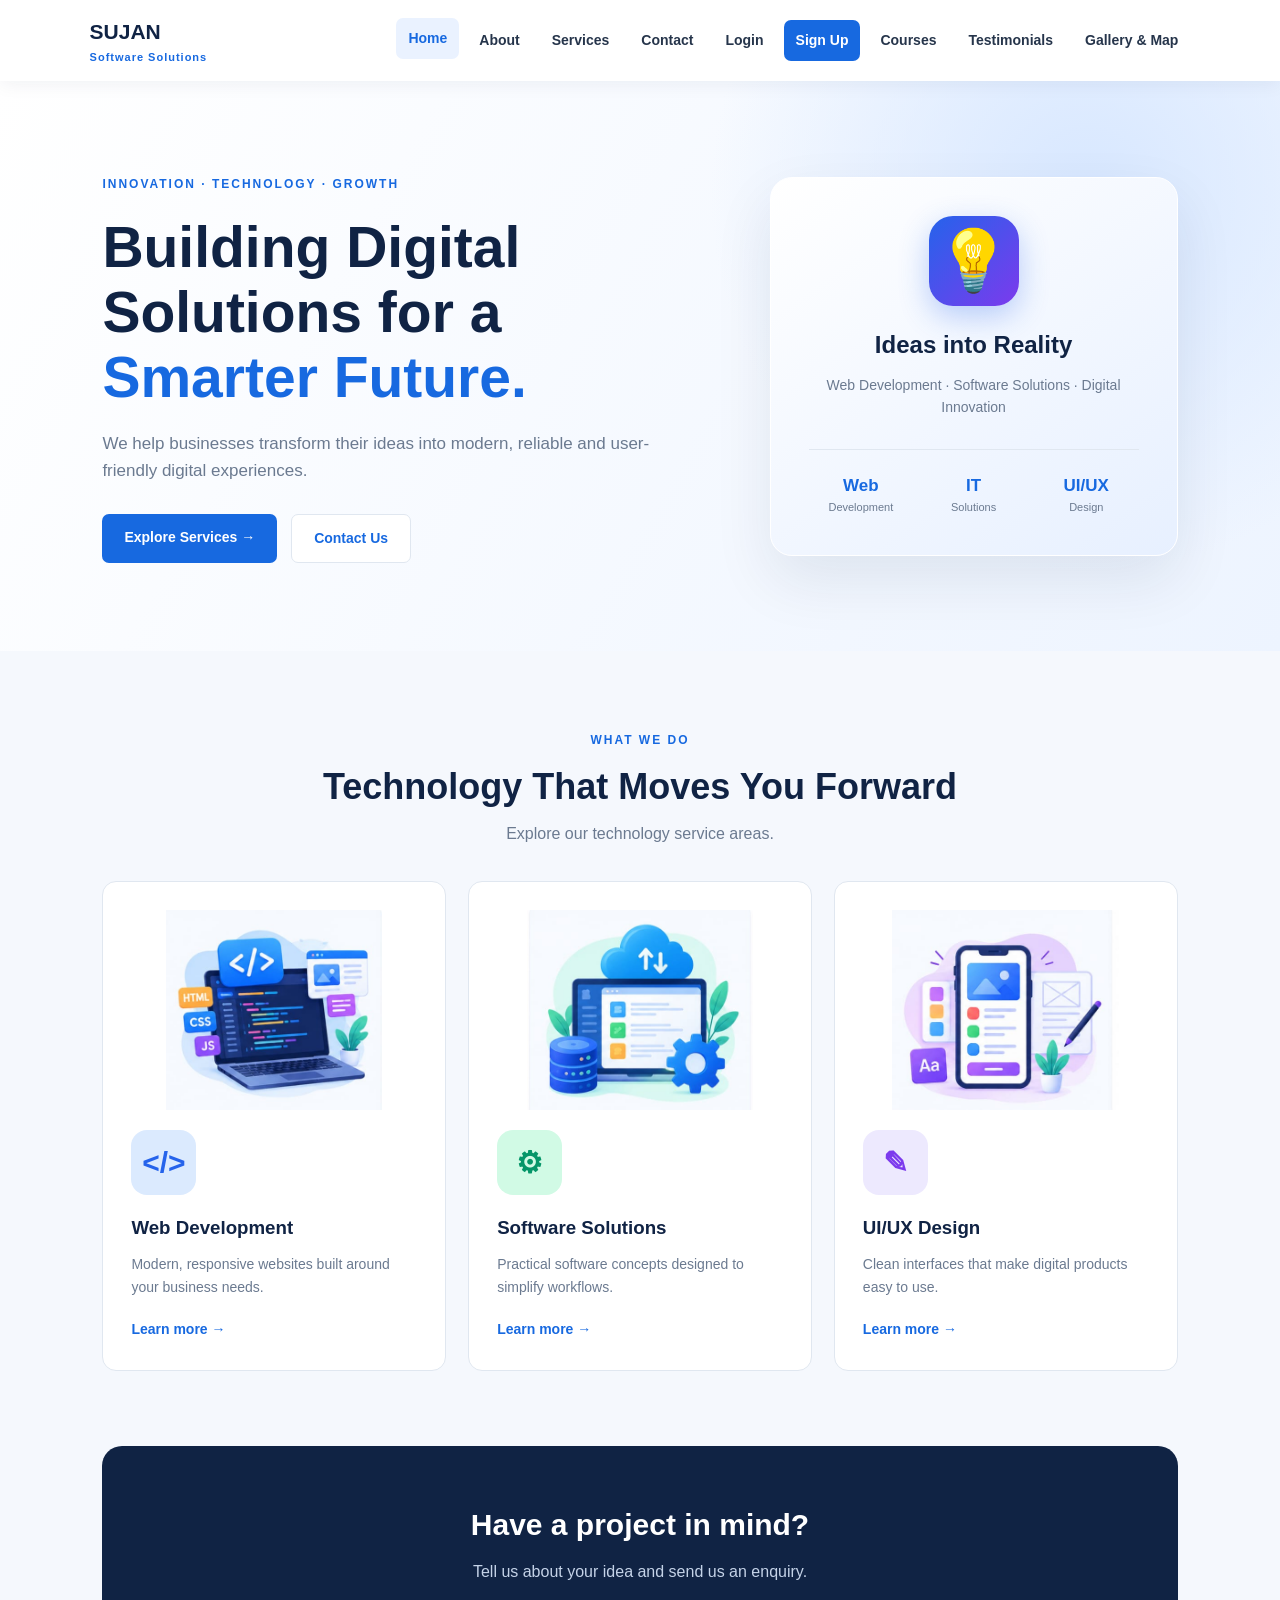
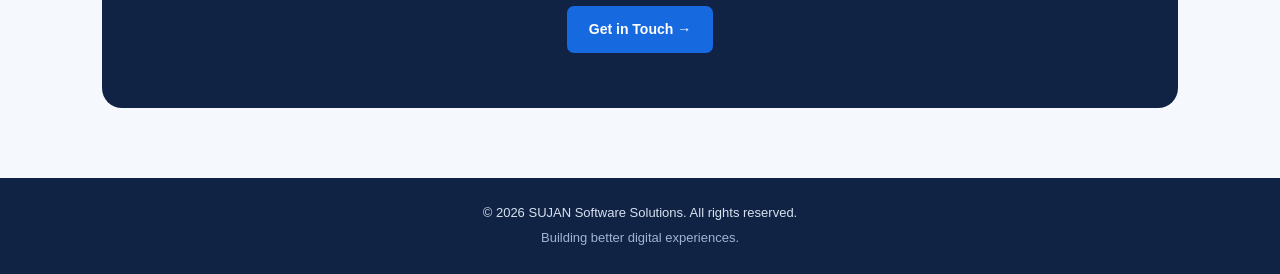
<file: index.html>
<!DOCTYPE html>
<html lang="en">
<head>
    <meta charset="UTF-8">
    <meta name="viewport" content="width=device-width, initial-scale=1.0">
    <title>SUJAN Software Solutions | Home</title>
    <link rel="stylesheet" href="css/style.css">
</head>
<body>
<header class="header">
    <a class="logo" href="index.html">SUJAN<span> Software Solutions</span></a>
    <button class="menu-toggle" onclick="toggleMenu()">☰</button>
    <nav class="nav" id="nav">
        <a class="active" href="index.html">Home</a>
        <a href="about.html">About</a>
        <a href="services.html">Services</a>
        <a href="contact.html">Contact</a>
        <a href="login.html">Login</a>
        <a class="nav-button" href="signup.html">Sign Up</a>
        <a href="courses.html">Courses</a>
        <a href="testimonials.html">Testimonials</a>
        <a href="gallery.html">Gallery & Map</a>
    </nav>
</header>

<main>
    <section class="hero">
        <div class="hero-content">
            <span class="eyebrow">INNOVATION · TECHNOLOGY · GROWTH</span>
            <h1>Building Digital Solutions for a <span>Smarter Future.</span></h1>
            <p>
                We help businesses transform their ideas into modern,
                reliable and user-friendly digital experiences.
            </p>
            <div class="hero-actions">
                <a class="btn" href="services.html">Explore Services →</a>
                <a class="btn btn-outline" href="contact.html">Contact Us</a>
            </div>
        </div>
        <div class="hero-card">
            <div class="code-icon hero-code-icon">
                <span>💡</span>
            </div>
            <h2>Ideas into Reality</h2>
            <p>Web Development · Software Solutions · Digital Innovation</p>
            <div class="mini-stats">
                <div><strong>Web</strong><small>Development</small></div>
                <div><strong>IT</strong><small>Solutions</small></div>
                <div><strong>UI/UX</strong><small>Design</small></div>
            </div>
        </div>
    </section>

    <section class="section">
        <div class="section-heading">
            <span class="eyebrow">WHAT WE DO</span>
            <h2>Technology That Moves You Forward</h2>
            <p>Explore our technology service areas.</p>
        </div>
        <div class="cards">
            <article class="service-card">
                <img class="service-image"
     src="web-development.jpeg"
     alt="Web Development illustration">
                <div class="service-icon icon-web">&lt;/&gt;</div>
                
                <h3>Web Development</h3>
                <p>Modern, responsive websites built around your business needs.</p>
                <a href="services.html">Learn more →</a>
            </article>
            <article class="service-card">
                <img class="service-image"
     src="software-solutions.jpeg"
     alt="Software Solutions illustration">
                <div class="service-icon icon-software">⚙</div>
                <h3>Software Solutions</h3>
                <p>Practical software concepts designed to simplify workflows.</p>
                <a href="services.html">Learn more →</a>
            </article>
            <article class="service-card">
                <img class="service-image"
     src="ui-ux-design.jpeg"
     alt="UI UX Design illustration">
                <div class="service-icon icon-design">✎</div>
                
                <h3>UI/UX Design</h3>
                <p>Clean interfaces that make digital products easy to use.</p>
                <a href="services.html">Learn more →</a>
            </article>
        </div>
    </section>

    <section class="cta">
        <h2>Have a project in mind?</h2>
        <p>Tell us about your idea and send us an enquiry.</p>
        <a href="contact.html" class="btn">Get in Touch →</a>
    </section>
</main>

<footer class="footer">
    <p>© 2026 SUJAN Software Solutions. All rights reserved.</p>
    <p>Building better digital experiences.</p>
</footer>
<script src="js/script.js"></script>
</body>
</html>
</file>
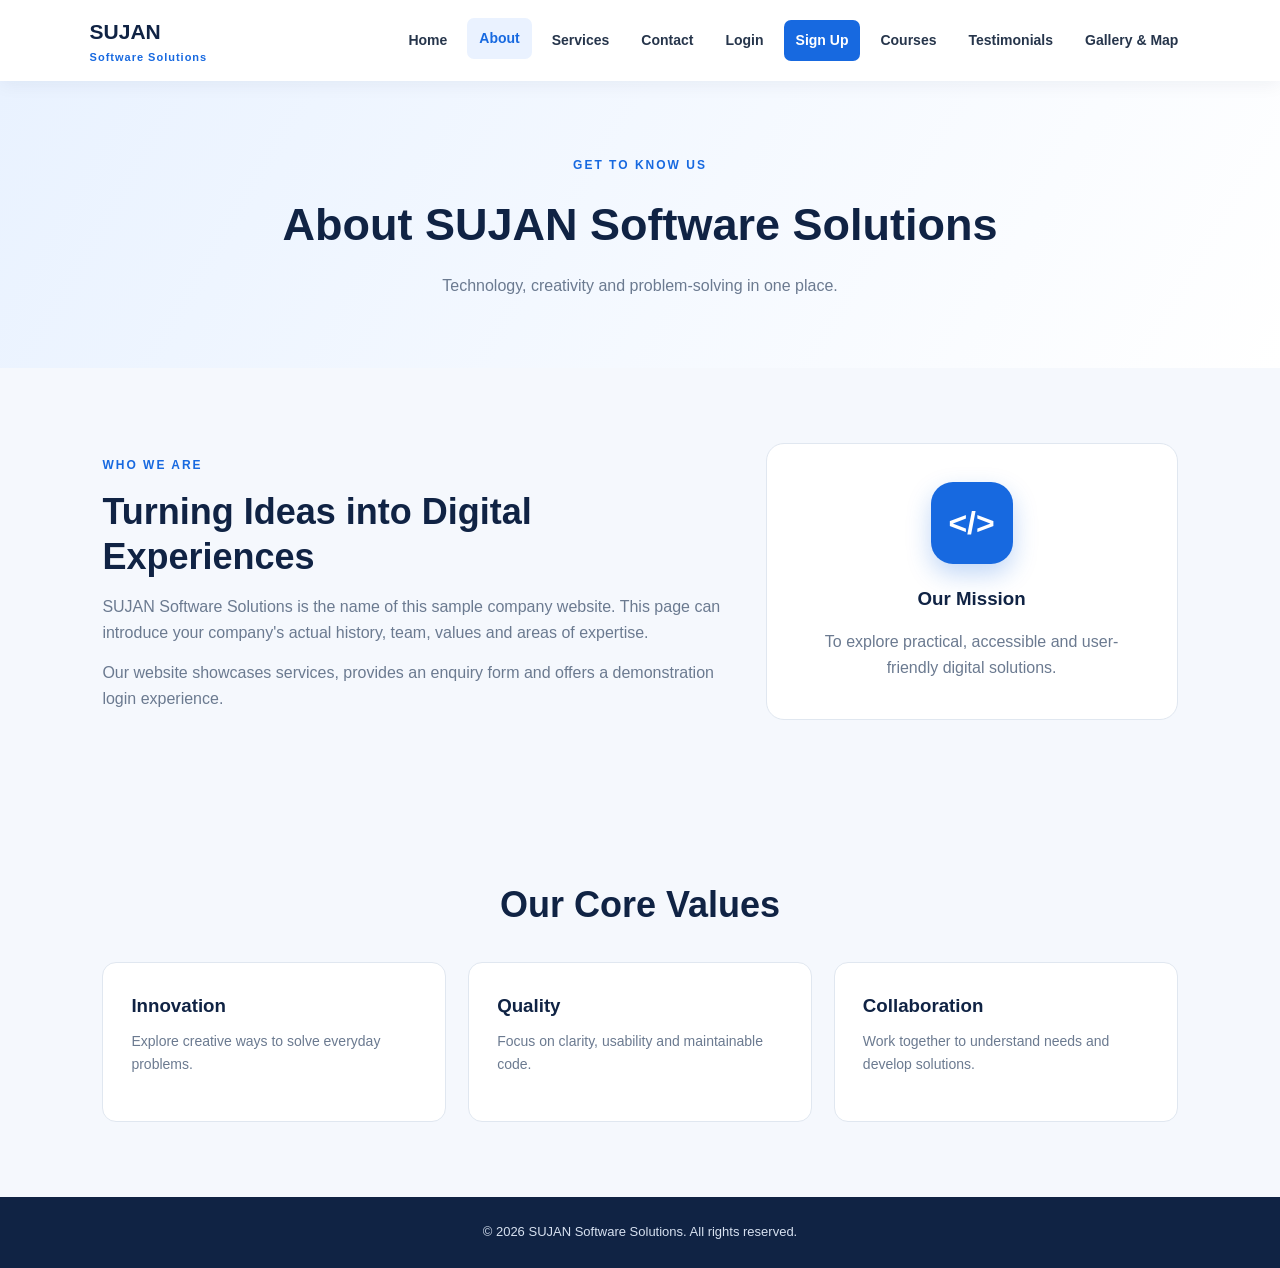
<file: about.html>
<!DOCTYPE html>
<html lang="en">
<head>
    <meta charset="UTF-8">
    <meta name="viewport" content="width=device-width, initial-scale=1.0">
    <title>About Us | SUJAN</title>
    <link rel="stylesheet" href="css/style.css">
</head>
<body>
<header class="header">
    <a class="logo" href="index.html">SUJAN<span> Software Solutions</span></a>
    <button class="menu-toggle" onclick="toggleMenu()">☰</button>
    <nav class="nav" id="nav">
        <a href="index.html">Home</a>
        <a class="active" href="about.html">About</a>
        <a href="services.html">Services</a>
        <a href="contact.html">Contact</a>
        <a href="login.html">Login</a>
        <a class="nav-button" href="signup.html">Sign Up</a>
        <a href="courses.html">Courses</a>
        <a href="testimonials.html">Testimonials</a>
        <a href="gallery.html">Gallery & Map</a>
    </nav>
</header>

<main class="page-main">
    <section class="page-banner">
        <span class="eyebrow">GET TO KNOW US</span>
        <h1>About SUJAN Software Solutions</h1>
        <p>Technology, creativity and problem-solving in one place.</p>
    </section>

    <section class="section about-layout">
        <div>
            <span class="eyebrow">WHO WE ARE</span>
            <h2>Turning Ideas into Digital Experiences</h2>
            <p>
                SUJAN Software Solutions is the name of this sample
                company website. This page can introduce your company's
                actual history, team, values and areas of expertise.
            </p>
            <p>
                Our website showcases services, provides an enquiry form
                and offers a demonstration login experience.
            </p>
        </div>
        <div class="about-box">
            <div class="code-icon">&lt;/&gt;</div>
            <h3>Our Mission</h3>
            <p>To explore practical, accessible and user-friendly digital solutions.</p>
        </div>
    </section>

    <section class="section">
        <div class="section-heading">
            <h2>Our Core Values</h2>
        </div>
        <div class="cards">
            <article class="service-card">
                <h3>Innovation</h3>
                <p>Explore creative ways to solve everyday problems.</p>
            </article>
            <article class="service-card">
                <h3>Quality</h3>
                <p>Focus on clarity, usability and maintainable code.</p>
            </article>
            <article class="service-card">
                <h3>Collaboration</h3>
                <p>Work together to understand needs and develop solutions.</p>
            </article>
        </div>
    </section>
</main>

<footer class="footer">
    <p>© 2026 SUJAN Software Solutions. All rights reserved.</p>
</footer>
<script src="js/script.js"></script>
</body>
</html>
</file>
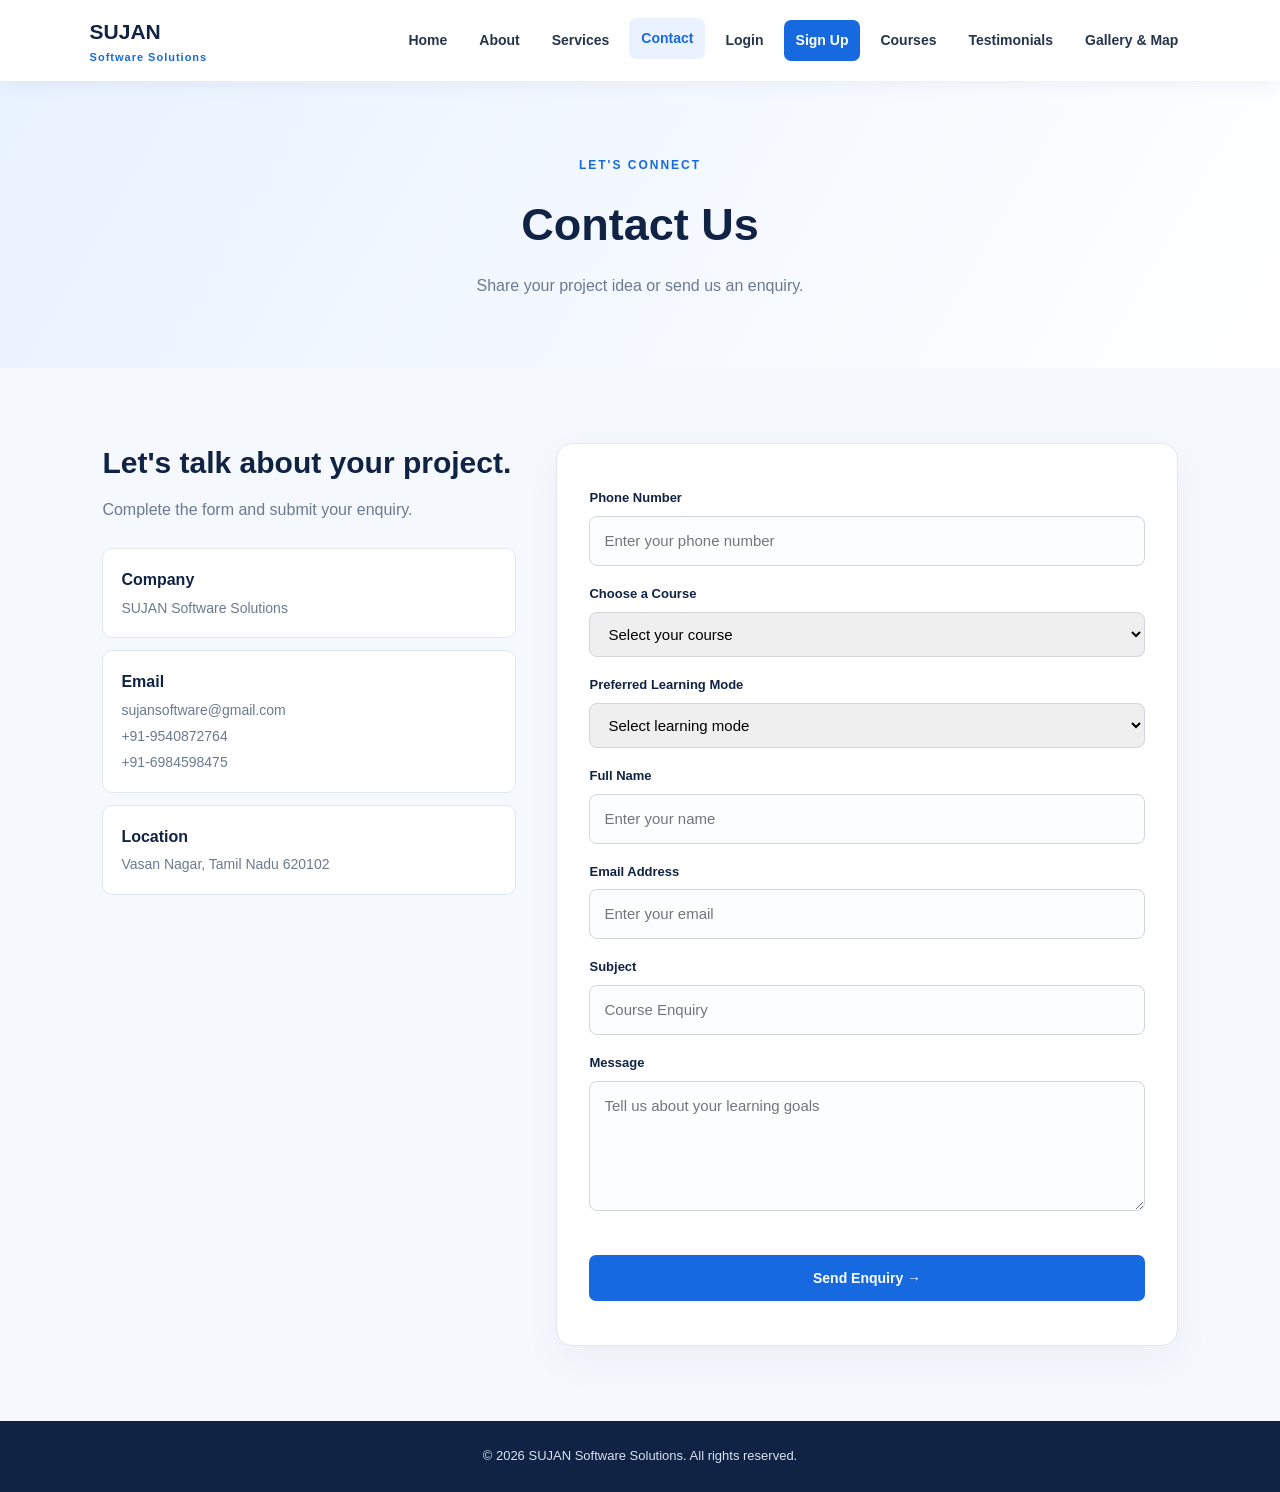
<file: contact.html>
<!DOCTYPE html>
<html lang="en">
<head>
    <meta charset="UTF-8">
    <meta name="viewport" content="width=device-width, initial-scale=1.0">
    <title>Contact Us | SUJAN</title>
    <link rel="stylesheet" href="css/style.css">
</head>
<body>
<header class="header">
    <a class="logo" href="index.html">SUJAN<span> Software Solutions</span></a>
    <button class="menu-toggle" onclick="toggleMenu()">☰</button>
    <nav class="nav" id="nav">
        <a href="index.html">Home</a>
        <a href="about.html">About</a>
        <a href="services.html">Services</a>
        <a class="active" href="contact.html">Contact</a>
        <a href="login.html">Login</a>
        <a class="nav-button" href="signup.html">Sign Up</a>
        <a href="courses.html">Courses</a>
        <a href="testimonials.html">Testimonials</a>
        <a href="gallery.html">Gallery & Map</a>
    </nav>
</header>

<main class="page-main">
    <section class="page-banner">
        <span class="eyebrow">LET'S CONNECT</span>
        <h1>Contact Us</h1>
        <p>Share your project idea or send us an enquiry.</p>
    </section>

    <section class="section contact-layout">
        <div class="contact-info">
            <h2>Let's talk about your project.</h2>
            <p>Complete the form and submit your enquiry.</p>
            <div class="info-card">
                <strong>Company</strong>
                <p>SUJAN Software Solutions</p>
            </div>
            <div class="info-card">
                <strong>Email</strong>
                <p>sujansoftware@gmail.com</p>
                <p>+91-9540872764</p>
                <p>+91-6984598475</p>
            </div>
            <div class="info-card">
                <strong>Location</strong>
                <p>Vasan Nagar, Tamil Nadu 620102</p>
            </div>
        </div>

        <form id="contactForm" class="form-card">
            <div class="form-group">
                <label for="contactPhone">Phone Number</label>
                <input
                    type="tel"
                    id="contactPhone"
                    name="phone"
                    placeholder="Enter your phone number"
                    pattern="[0-9]{10}"
                    maxlength="10"
                    required
                >
            </div>

            <div class="form-group">
                <label for="contactCourse">Choose a Course</label>
                <select id="contactCourse" name="course" required>
                    <option value="">Select your course</option>
                    <option>Python Full Stack</option>
                    <option>Java Full Stack</option>
                    <option>MERN Stack</option>
                    <option>MEAN Stack</option>
                    <option>Web Development</option>
                    <option>Frontend Development</option>
                    <option>Backend Development</option>
                    <option>HTML &amp; CSS</option>
                    <option>JavaScript</option>
                    <option>React.js</option>
                    <option>Angular</option>
                    <option>Node.js</option>
                    <option>Java Programming</option>
                    <option>Python Programming</option>
                    <option>C Programming</option>
                    <option>C++ Programming</option>
                    <option>C# Programming</option>
                    <option>SQL Programming</option>
                    <option>MySQL</option>
                    <option>MongoDB</option>
                    <option>Data Analytics</option>
                    <option>Data Science</option>
                    <option>Artificial Intelligence</option>
                    <option>Machine Learning</option>
                    <option>Software Testing</option>
                    <option>Automation Testing</option>
                    <option>Cloud Computing</option>
                    <option>DevOps</option>
                    <option>UI/UX Design</option>
                    <option>Cybersecurity Fundamentals</option>
                    <option value="Web Development">Web Development</option>
                    <option value="Python Development">Python Development</option>
                    <option value="UI/UX Design">UI/UX Design</option>
                    <option value="Database Solutions">Database Solutions</option>
                    <option value="Software Development">Software Development</option>
                    <option value="Technical Support">Technical Support</option>
                </select>
            </div>

            <div class="form-group">
                <label for="contactMode">Preferred Learning Mode</label>
                <select id="contactMode" name="mode" required>
                    <option value="">Select learning mode</option>
                    <option value="Classroom">Classroom / Offline</option>
                    <option value="Online">Online</option>
                </select>
            </div>

            
<div class="form-group">
    <label for="contactName">Full Name</label>
    <input id="contactName" name="name" type="text"
           placeholder="Enter your name"
           required maxlength="100">
</div>

<div class="form-group">
    <label for="contactEmail">Email Address</label>
    <input id="contactEmail" name="email" type="email"
           placeholder="Enter your email"
           required maxlength="150">
</div>

<div class="form-group">
    <label for="contactSubject">Subject</label>
    <input id="contactSubject" name="subject" type="text"
           placeholder="Course Enquiry"
           required maxlength="150">
</div>

<div class="form-group">
    <label for="contactMessage">Message</label>
    <textarea id="contactMessage" name="message"
              placeholder="Tell us about your learning goals"
              required maxlength="2000"></textarea>
</div>

            
            <button class="btn" type="submit">Send Enquiry →</button>
            <p id="contactStatus" class="status" role="status"></p>
        </form>
    </section>
</main>

<footer class="footer">
    <p>© 2026 SUJAN Software Solutions. All rights reserved.</p>
</footer>
<script src="js/script.js"></script>
</body>
</html>
</file>
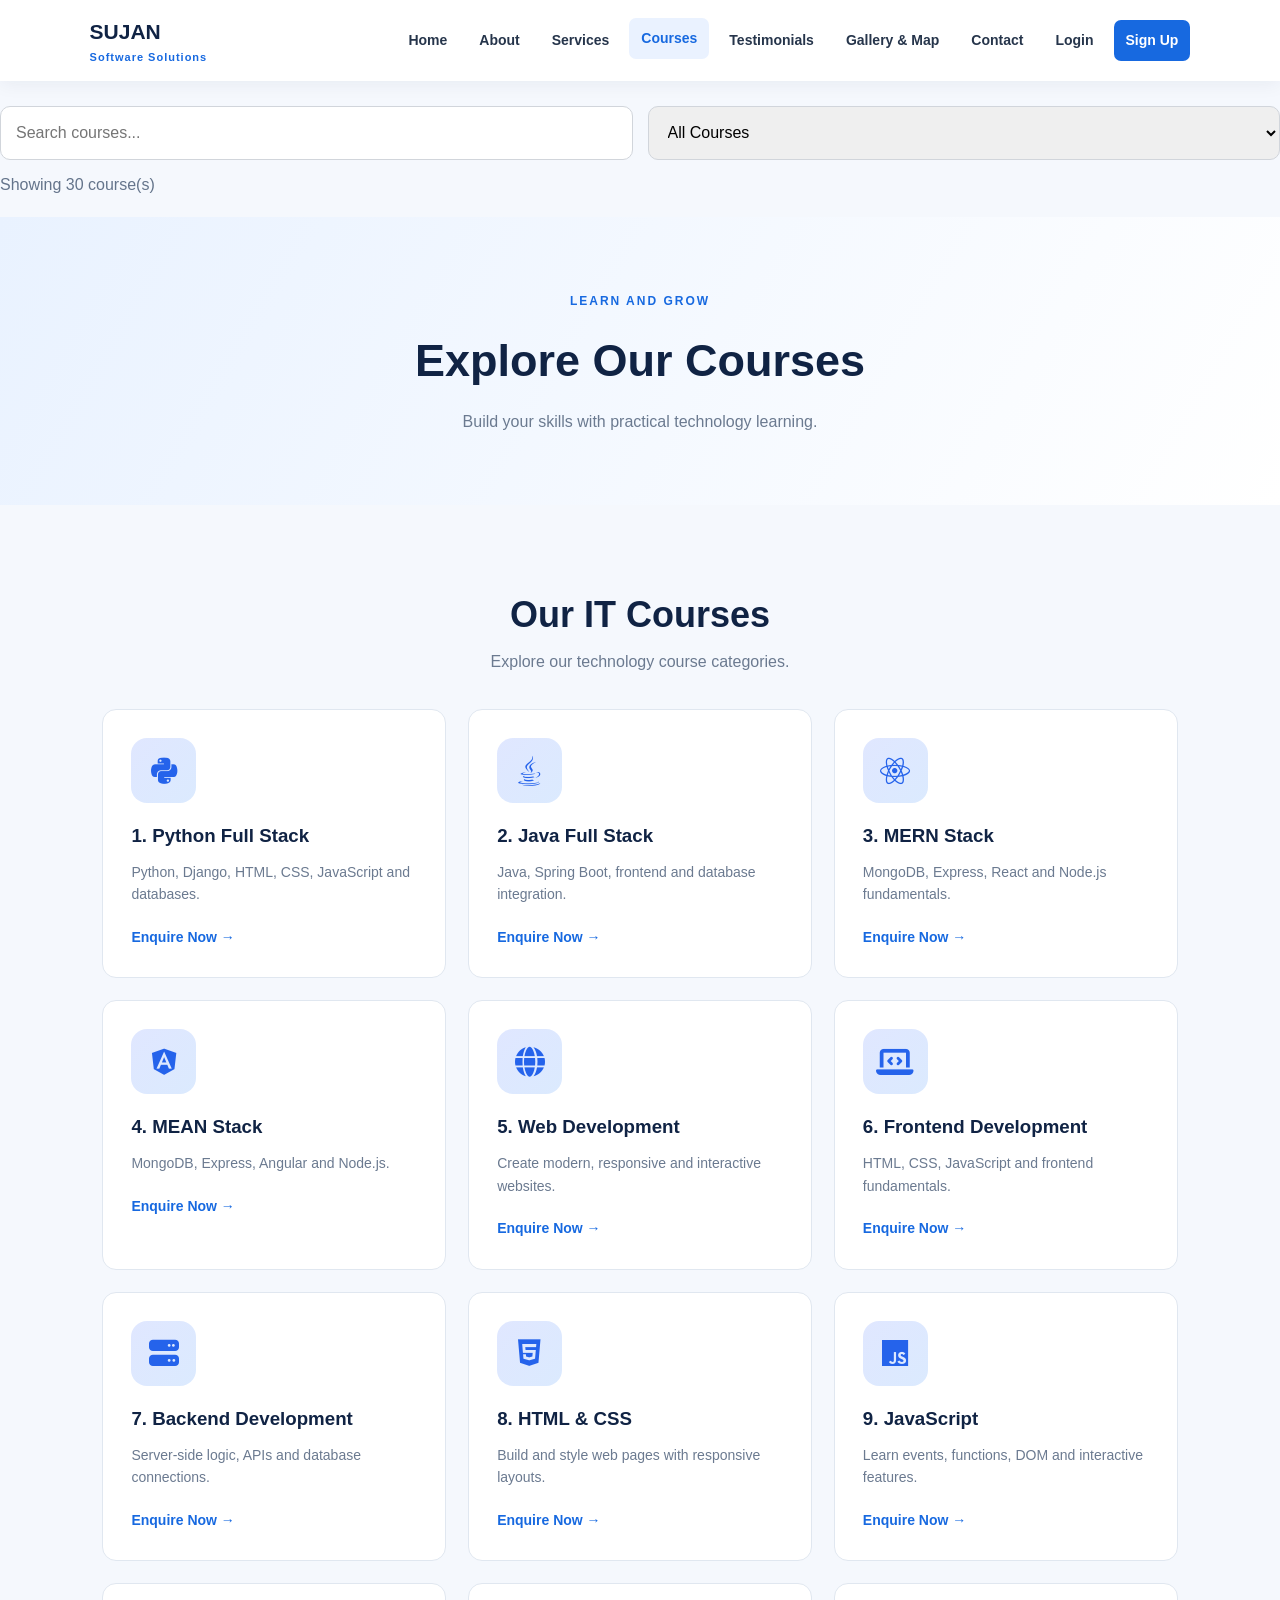
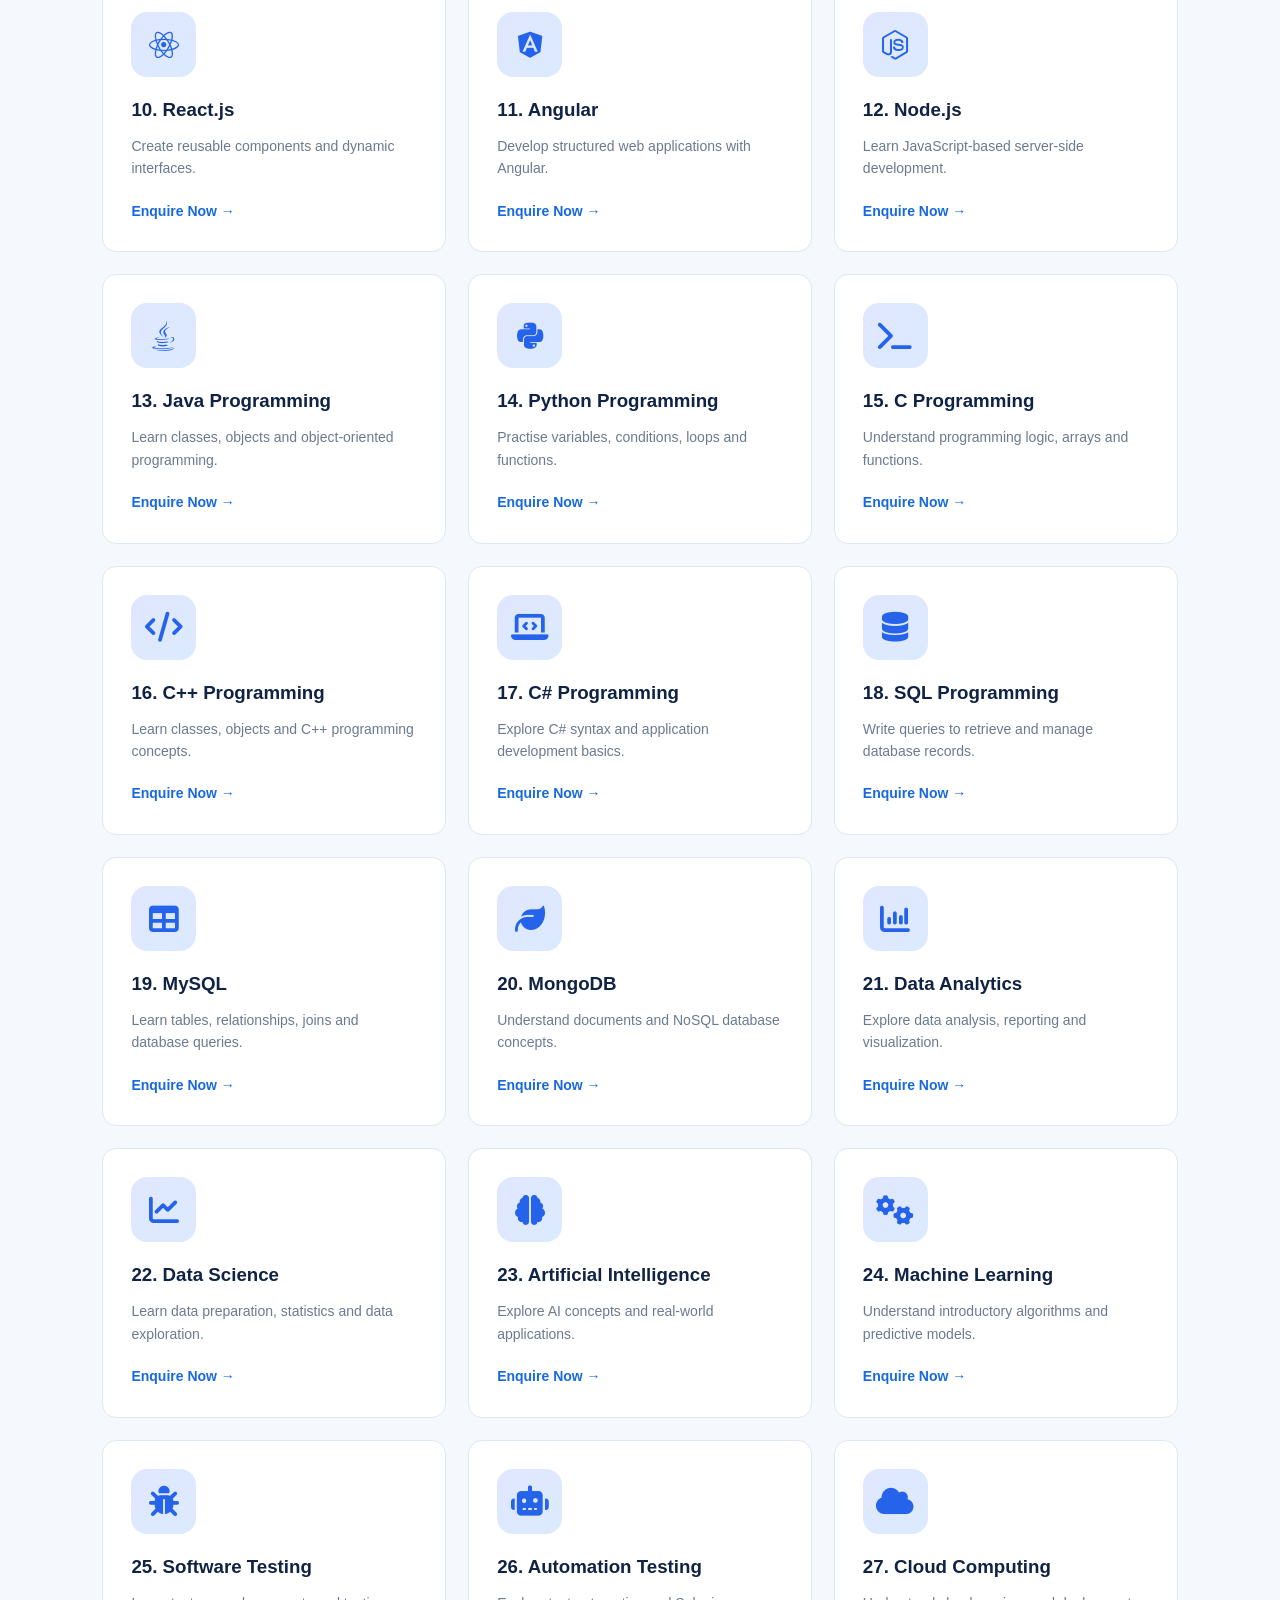
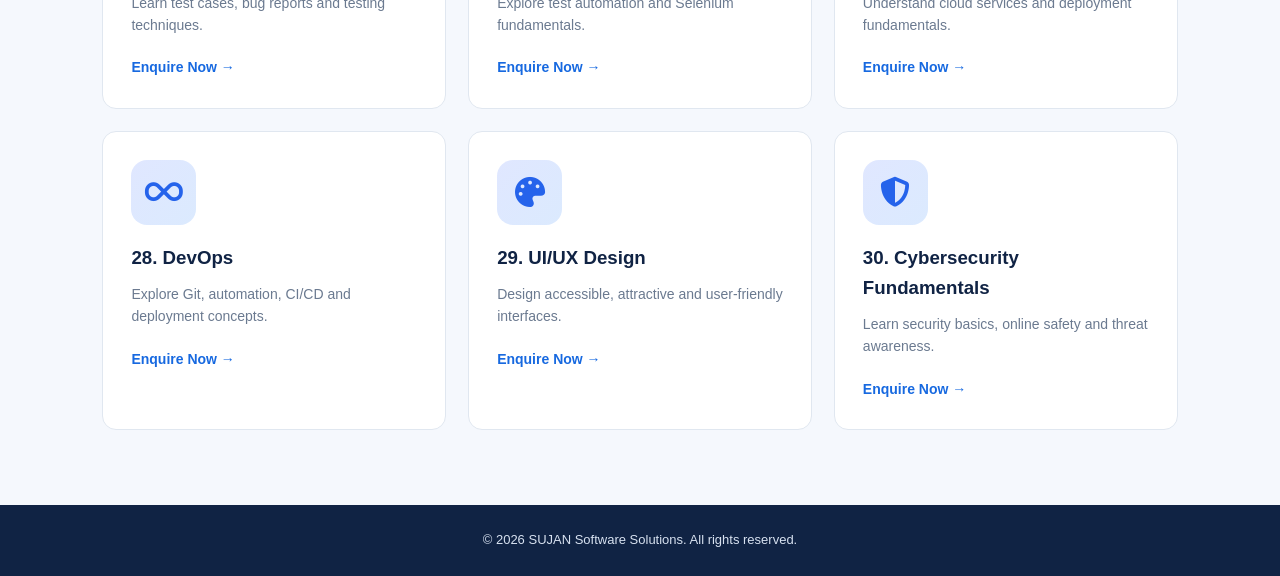
<file: courses.html>
<!DOCTYPE html>
<html lang="en">
<head>
    <meta charset="UTF-8">
    <meta name="viewport" content="width=device-width, initial-scale=1.0">
    <title>Courses | SUJAN Software Solutions</title>
    <link rel="stylesheet" href="css/style.css">
    <link rel="stylesheet" href="https://cdnjs.cloudflare.com/ajax/libs/font-awesome/6.7.2/css/all.min.css">
</head>
<body>
<header class="header">
    <a class="logo" href="index.html">SUJAN<span> Software Solutions</span></a>
    <button class="menu-toggle" onclick="toggleMenu()">☰</button>
    <nav class="nav" id="nav">
        <a href="index.html">Home</a>
        <a href="about.html">About</a>
        <a href="services.html">Services</a>
        <a class="active" href="courses.html">Courses</a>
        <a href="testimonials.html">Testimonials</a>
        <a href="gallery.html">Gallery & Map</a>
        <a href="contact.html">Contact</a>
        <a href="login.html">Login</a>
        <a class="nav-button" href="signup.html">Sign Up</a>
    </nav>
</header>

<main class="page-main">
    <div class="course-tools">
        <input
            type="text"
            id="courseSearch"
            placeholder="Search courses..."
        >
        <select id="courseCategory">
            <option value="all">All Courses</option>
            <option value="development">Web Development</option>
            <option value="programming">Programming</option>
            <option value="data">Data & AI</option>
            <option value="testing">Testing</option>
            <option value="cloud">Cloud & DevOps</option>
            <option value="design">Design & Security</option>
        </select>
    </div>

    <p id="courseCount">Showing all courses</p>

    <section class="page-banner">
        <span class="eyebrow">LEARN AND GROW</span>
        <h1>Explore Our Courses</h1>
        <p>Build your skills with practical technology learning.</p>
    </section>

    <section class="section">
        <div class="section-heading">
            <h2>Our IT Courses</h2>
            <p>Explore our technology course categories.</p>
        </div>

        <div class="cards">

            <article class="service-card" data-category="development">
                <div class="service-icon"><i class="fa-brands fa-python"></i></div>
                <h3>1. Python Full Stack</h3>
                <p>Python, Django, HTML, CSS, JavaScript and databases.</p>
                <a href="contact.html?course=Python%20Full%20Stack">Enquire Now →</a>
            </article>

            <article class="service-card" data-category="development">
                <div class="service-icon"><i class="fa-brands fa-java"></i></div>
                <h3>2. Java Full Stack</h3>
                <p>Java, Spring Boot, frontend and database integration.</p>
                <a href="contact.html?course=Java%20Full%20Stack">Enquire Now →</a>
            </article>

            <article class="service-card" data-category="development">
                <div class="service-icon"><i class="fa-brands fa-react"></i></div>
                <h3>3. MERN Stack</h3>
                <p>MongoDB, Express, React and Node.js fundamentals.</p>
                <a href="contact.html?course=MERN%20Stack">Enquire Now →</a>
            </article>

            <article class="service-card" data-category="development">
                <div class="service-icon"><i class="fa-brands fa-angular"></i></div>
                <h3>4. MEAN Stack</h3>
                <p>MongoDB, Express, Angular and Node.js.</p>
                <a href="contact.html?course=MEAN%20Stack">Enquire Now →</a>
            </article>

            <article class="service-card" data-category="development">
                <div class="service-icon"><i class="fa-solid fa-globe"></i></div>
                <h3>5. Web Development</h3>
                <p>Create modern, responsive and interactive websites.</p>
                <a href="contact.html?course=Web%20Development">Enquire Now →</a>
            </article>

            <article class="service-card" data-category="development">
                <div class="service-icon"><i class="fa-solid fa-laptop-code"></i></div>
                <h3>6. Frontend Development</h3>
                <p>HTML, CSS, JavaScript and frontend fundamentals.</p>
                <a href="contact.html?course=Frontend%20Development">Enquire Now →</a>
            </article>

            <article class="service-card" data-category="development">
                <div class="service-icon"><i class="fa-solid fa-server"></i></div>
                <h3>7. Backend Development</h3>
                <p>Server-side logic, APIs and database connections.</p>
                <a href="contact.html?course=Backend%20Development">Enquire Now →</a>
            </article>

            <article class="service-card" data-category="programming">
                <div class="service-icon"><i class="fa-brands fa-html5"></i></div>
                <h3>8. HTML & CSS</h3>
                <p>Build and style web pages with responsive layouts.</p>
                <a href="contact.html?course=HTML%20and%20CSS">Enquire Now →</a>
            </article>

            <article class="service-card" data-category="programming">
                <div class="service-icon"><i class="fa-brands fa-js"></i></div>
                <h3>9. JavaScript</h3>
                <p>Learn events, functions, DOM and interactive features.</p>
                <a href="contact.html?course=JavaScript">Enquire Now →</a>
            </article>

            <article class="service-card" data-category="development">
                <div class="service-icon"><i class="fa-brands fa-react"></i></div>
                <h3>10. React.js</h3>
                <p>Create reusable components and dynamic interfaces.</p>
                <a href="contact.html?course=React.js">Enquire Now →</a>
            </article>

            <article class="service-card" data-category="development">
                <div class="service-icon"><i class="fa-brands fa-angular"></i></div>
                <h3>11. Angular</h3>
                <p>Develop structured web applications with Angular.</p>
                <a href="contact.html?course=Angular">Enquire Now →</a>
            </article>

            <article class="service-card" data-category="development">
                <div class="service-icon"><i class="fa-brands fa-node-js"></i></div>
                <h3>12. Node.js</h3>
                <p>Learn JavaScript-based server-side development.</p>
                <a href="contact.html?course=Node.js">Enquire Now →</a>
            </article>

            <article class="service-card" data-category="programming">
                <div class="service-icon"><i class="fa-brands fa-java"></i></div>
                <h3>13. Java Programming</h3>
                <p>Learn classes, objects and object-oriented programming.</p>
                <a href="contact.html?course=Java%20Programming">Enquire Now →</a>
            </article>

            <article class="service-card" data-category="programming">
                <div class="service-icon"><i class="fa-brands fa-python"></i></div>
                <h3>14. Python Programming</h3>
                <p>Practise variables, conditions, loops and functions.</p>
                <a href="contact.html?course=Python%20Programming">Enquire Now →</a>
            </article>

            <article class="service-card" data-category="programming">
                <div class="service-icon"><i class="fa-solid fa-terminal"></i></div>
                <h3>15. C Programming</h3>
                <p>Understand programming logic, arrays and functions.</p>
                <a href="contact.html?course=C%20Programming">Enquire Now →</a>
            </article>

            <article class="service-card" data-category="programming">
                <div class="service-icon"><i class="fa-solid fa-code"></i></div>
                <h3>16. C++ Programming</h3>
                <p>Learn classes, objects and C++ programming concepts.</p>
                <a href="contact.html?course=C%2B%2B%20Programming">Enquire Now →</a>
            </article>

            <article class="service-card" data-category="programming">
                <div class="service-icon"><i class="fa-solid fa-laptop-code"></i></div>
                <h3>17. C# Programming</h3>
                <p>Explore C# syntax and application development basics.</p>
                <a href="contact.html?course=C%23%20Programming">Enquire Now →</a>
            </article>

            <article class="service-card" data-category="programming">
                <div class="service-icon"><i class="fa-solid fa-database"></i></div>
                <h3>18. SQL Programming</h3>
                <p>Write queries to retrieve and manage database records.</p>
                <a href="contact.html?course=SQL%20Programming">Enquire Now →</a>
            </article>

            <article class="service-card" data-category="programming">
                <div class="service-icon"><i class="fa-solid fa-table"></i></div>
                <h3>19. MySQL</h3>
                <p>Learn tables, relationships, joins and database queries.</p>
                <a href="contact.html?course=MySQL">Enquire Now →</a>
            </article>

            <article class="service-card" data-category="programming">
                <div class="service-icon"><i class="fa-solid fa-leaf"></i></div>
                <h3>20. MongoDB</h3>
                <p>Understand documents and NoSQL database concepts.</p>
                <a href="contact.html?course=MongoDB">Enquire Now →</a>
            </article>

            <article class="service-card" data-category="data">
                <div class="service-icon"><i class="fa-solid fa-chart-column"></i></div>
                <h3>21. Data Analytics</h3>
                <p>Explore data analysis, reporting and visualization.</p>
                <a href="contact.html?course=Data%20Analytics">Enquire Now →</a>
            </article>

            <article class="service-card" data-category="data">
                <div class="service-icon"><i class="fa-solid fa-chart-line"></i></div>
                <h3>22. Data Science</h3>
                <p>Learn data preparation, statistics and data exploration.</p>
                <a href="contact.html?course=Data%20Science">Enquire Now →</a>
            </article>

            <article class="service-card" data-category="data">
                <div class="service-icon"><i class="fa-solid fa-brain"></i></div>
                <h3>23. Artificial Intelligence</h3>
                <p>Explore AI concepts and real-world applications.</p>
                <a href="contact.html?course=Artificial%20Intelligence">Enquire Now →</a>
            </article>

            <article class="service-card" data-category="data">
                <div class="service-icon"><i class="fa-solid fa-gears"></i></div>
                <h3>24. Machine Learning</h3>
                <p>Understand introductory algorithms and predictive models.</p>
                <a href="contact.html?course=Machine%20Learning">Enquire Now →</a>
            </article>

           <article class="service-card" data-category="testing">
                <div class="service-icon"><i class="fa-solid fa-bug"></i></div>
                <h3>25. Software Testing</h3>
                <p>Learn test cases, bug reports and testing techniques.</p>
                <a href="contact.html?course=Software%20Testing">Enquire Now →</a>
            </article>

            <article class="service-card" data-category="testing">
                <div class="service-icon"><i class="fa-solid fa-robot"></i></div>
                <h3>26. Automation Testing</h3>
                <p>Explore test automation and Selenium fundamentals.</p>
                <a href="contact.html?course=Automation%20Testing">Enquire Now →</a>
            </article>

            <article class="service-card" data-category="cloud">
                <div class="service-icon"><i class="fa-solid fa-cloud"></i></div>
                <h3>27. Cloud Computing</h3>
                <p>Understand cloud services and deployment fundamentals.</p>
                <a href="contact.html?course=Cloud%20Computing">Enquire Now →</a>
            </article>

            <article class="service-card" data-category="cloud">
                <div class="service-icon"><i class="fa-solid fa-infinity"></i></div>
                <h3>28. DevOps</h3>
                <p>Explore Git, automation, CI/CD and deployment concepts.</p>
                <a href="contact.html?course=DevOps">Enquire Now →</a>
            </article>

            <article class="service-card" data-category="design">
                <div class="service-icon"><i class="fa-solid fa-palette"></i></div>
                <h3>29. UI/UX Design</h3>
                <p>Design accessible, attractive and user-friendly interfaces.</p>
                <a href="contact.html?course=UI%2FUX%20Design">Enquire Now →</a>
            </article>

            <article class="service-card" data-category="design">
                <div class="service-icon"><i class="fa-solid fa-shield-halved"></i></div>
                <h3>30. Cybersecurity Fundamentals</h3>
                <p>Learn security basics, online safety and threat awareness.</p>
                <a href="contact.html?course=Cybersecurity%20Fundamentals">Enquire Now →</a>
            </article>

        </div>
    </section>
</main>

<footer class="footer">
    <p>© 2026 SUJAN Software Solutions. All rights reserved.</p>
</footer>

<script src="js/script.js"></script>
</body>
</html>
</file>
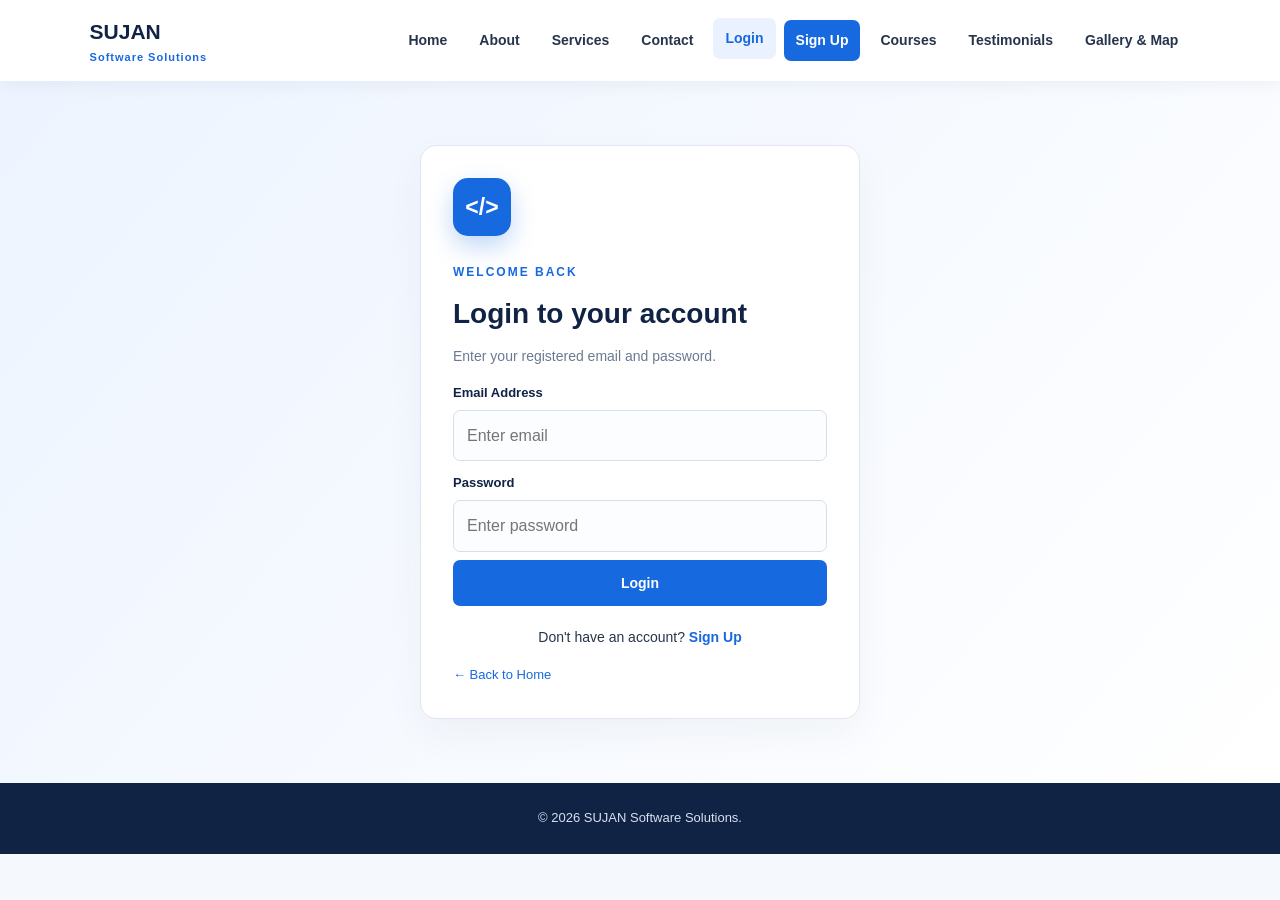
<file: dashboard.html>
<!DOCTYPE html>
<html lang="en">
<head>
    <meta charset="UTF-8">
    <meta name="viewport" content="width=device-width, initial-scale=1.0">
    <title>Admin Dashboard | SUJAN</title>
    <link rel="stylesheet" href="css/style.css">
</head>
<body class="dashboard-body">
<header class="header">
    <a class="logo" href="index.html">SUJAN<span> Admin Panel</span></a>
    <div class="admin-actions">
        <span id="adminWelcome">Administrator</span>
        <button class="btn btn-small" onclick="logout()">Logout</button>
    </div>
</header>

<main class="dashboard">
    <div class="dashboard-heading">
        <div>
            <span class="eyebrow">CONTROL CENTER</span>
            <h1>Admin Dashboard</h1>
            <p class="muted">Overview of demo website activity.</p>
        </div>
        <a href="index.html" class="back-link">View Website ↗</a>
    </div>

    <div class="dashboard-stats">
        <article class="stat-card">
            <span>Total Users</span>
            <strong id="totalUsers">0</strong>
        </article>
        <article class="stat-card">
            <span>Total Enquiries</span>
            <strong id="totalEnquiries">0</strong>
        </article>
        <article class="stat-card">
            <span>Account Type</span>
            <strong class="role-text">Admin</strong>
        </article>
    </div>

    <section class="dashboard-panel">
        <div class="panel-heading">
            <h2>Registered Demo Users</h2>
        </div>
        <div class="table-scroll">
            <table>
                <thead>
                    <tr><th>Name</th><th>Email</th><th>Action</th></tr>
                </thead>
                <tbody id="usersTable"></tbody>
            </table>
        </div>
        <p id="usersEmpty" class="muted">No registered demo users yet.</p>
    </section>

    <section class="dashboard-panel">
        <div class="panel-heading">
            <h2>Contact Enquiries</h2>
        </div>
        <div id="enquiriesList" class="enquiries-list"></div>
        <p id="enquiriesEmpty" class="muted">No enquiries yet.</p>
    </section>

    <p class="demo-warning">
        Demo only: browser storage is not a secure database. Do not use this
        dashboard to manage real customer accounts or confidential data.
    </p>
</main>

<script src="js/script.js"></script>
</body>
</html>
</file>
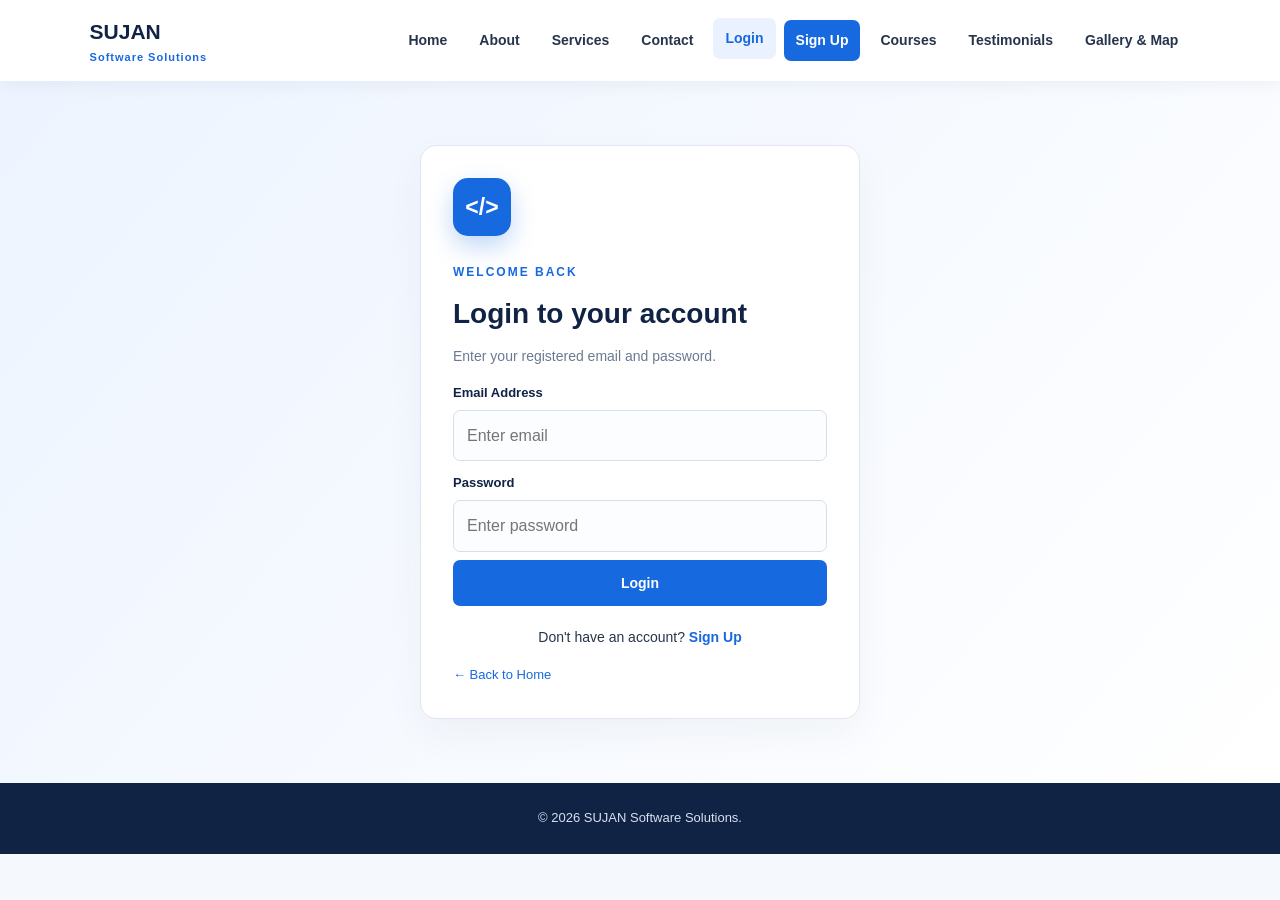
<file: login.html>
<!DOCTYPE html>
<html lang="en">
<head>
    <meta charset="UTF-8">
    <meta name="viewport" content="width=device-width, initial-scale=1.0">
    <title>Login | SUJAN</title>
    <link rel="stylesheet" href="css/style.css">
</head>
<body>
<header class="header">
    <a class="logo" href="index.html">SUJAN<span> Software Solutions</span></a>
    <button class="menu-toggle" onclick="toggleMenu()">☰</button>
    <nav class="nav" id="nav">
        <a href="index.html">Home</a>
        <a href="about.html">About</a>
        <a href="services.html">Services</a>
        <a href="contact.html">Contact</a>
        <a class="active" href="login.html">Login</a>
        <a class="nav-button" href="signup.html">Sign Up</a>
        <a href="courses.html">Courses</a>
        <a href="testimonials.html">Testimonials</a>
        <a href="gallery.html">Gallery & Map</a>
    </nav>
</header>

<main class="auth-main">
    <form id="loginForm" class="auth-card">
        <div class="auth-logo">&lt;/&gt;</div>
        <span class="eyebrow">WELCOME BACK</span>
        <h1>Login to your account</h1>
        <p class="muted">Enter your registered email and password.</p>

        <label for="loginEmail">Email Address</label>
        <input id="loginEmail" type="email" autocomplete="username"
               placeholder="Enter email" required>

        <label for="loginPassword">Password</label>
        <input id="loginPassword" type="password"
               autocomplete="current-password"
               placeholder="Enter password" required>

        <button class="btn btn-full" type="submit">Login</button>
        <p id="loginStatus" class="status" role="status"></p>

        <p class="auth-bottom">Don't have an account?
            <a href="signup.html">Sign Up</a>
        </p>
        <a class="back-link" href="index.html">← Back to Home</a>
    </form>
</main>

<footer class="footer">
    <p>© 2026 SUJAN Software Solutions.</p>
</footer>
<script src="js/script.js"></script>
</body>
</html>
</file>
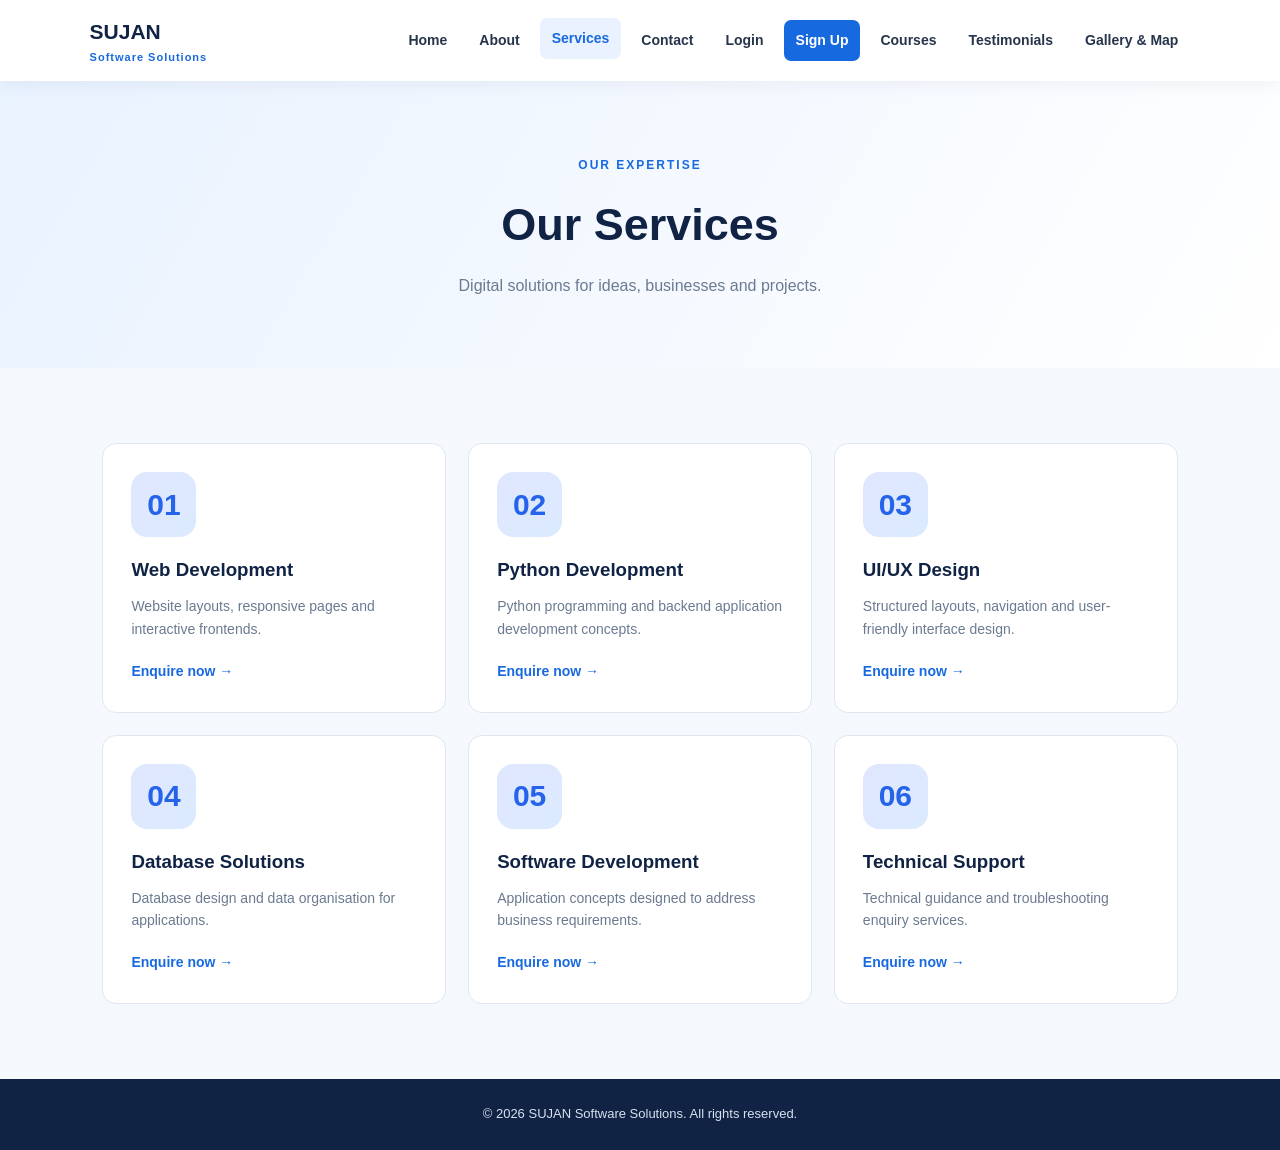
<file: services.html>
<!DOCTYPE html>
<html lang="en">
<head>
    <meta charset="UTF-8">
    <meta name="viewport" content="width=device-width, initial-scale=1.0">
    <title>Services | SUJAN</title>
    <link rel="stylesheet" href="css/style.css">
</head>
<body>
<header class="header">
    <a class="logo" href="index.html">SUJAN<span> Software Solutions</span></a>
    <button class="menu-toggle" onclick="toggleMenu()">☰</button>
    <nav class="nav" id="nav">
        <a href="index.html">Home</a>
        <a href="about.html">About</a>
        <a class="active" href="services.html">Services</a>
        <a href="contact.html">Contact</a>
        <a href="login.html">Login</a>
        <a class="nav-button" href="signup.html">Sign Up</a>
        <a href="courses.html">Courses</a>
        <a href="testimonials.html">Testimonials</a>
        <a href="gallery.html">Gallery & Map</a>
    </nav>
</header>

<main class="page-main">
    <section class="page-banner">
        <span class="eyebrow">OUR EXPERTISE</span>
        <h1>Our Services</h1>
        <p>Digital solutions for ideas, businesses and projects.</p>
    </section>

    <section class="section">
        <div class="cards">
            <article class="service-card">
    <div class="service-icon">01</div>
    <h3>Web Development</h3>
    <p>Website layouts, responsive pages and interactive frontends.</p>
    <a href="contact.html?course=Web%20Development">Enquire now →</a>
</article>

<article class="service-card">
    <div class="service-icon">02</div>
    <h3>Python Development</h3>
    <p>Python programming and backend application development concepts.</p>
    <a href="contact.html?course=Python%20Development">Enquire now →</a>
</article>

<article class="service-card">
    <div class="service-icon">03</div>
    <h3>UI/UX Design</h3>
    <p>Structured layouts, navigation and user-friendly interface design.</p>
    <a href="contact.html?course=UI%2FUX%20Design">Enquire now →</a>
</article>

<article class="service-card">
    <div class="service-icon">04</div>
    <h3>Database Solutions</h3>
    <p>Database design and data organisation for applications.</p>
    <a href="contact.html?course=Database%20Solutions">Enquire now →</a>
</article>

<article class="service-card">
    <div class="service-icon">05</div>
    <h3>Software Development</h3>
    <p>Application concepts designed to address business requirements.</p>
    <a href="contact.html?course=Software%20Development">Enquire now →</a>
</article>

<article class="service-card">
    <div class="service-icon">06</div>
    <h3>Technical Support</h3>
    <p>Technical guidance and troubleshooting enquiry services.</p>
    <a href="contact.html?course=Technical%20Support">Enquire now →</a>
</article>
        </div>
    </section>
</main>

<footer class="footer">
    <p>© 2026 SUJAN Software Solutions. All rights reserved.</p>
</footer>
<script src="js/script.js"></script>
</body>
</html>
</file>
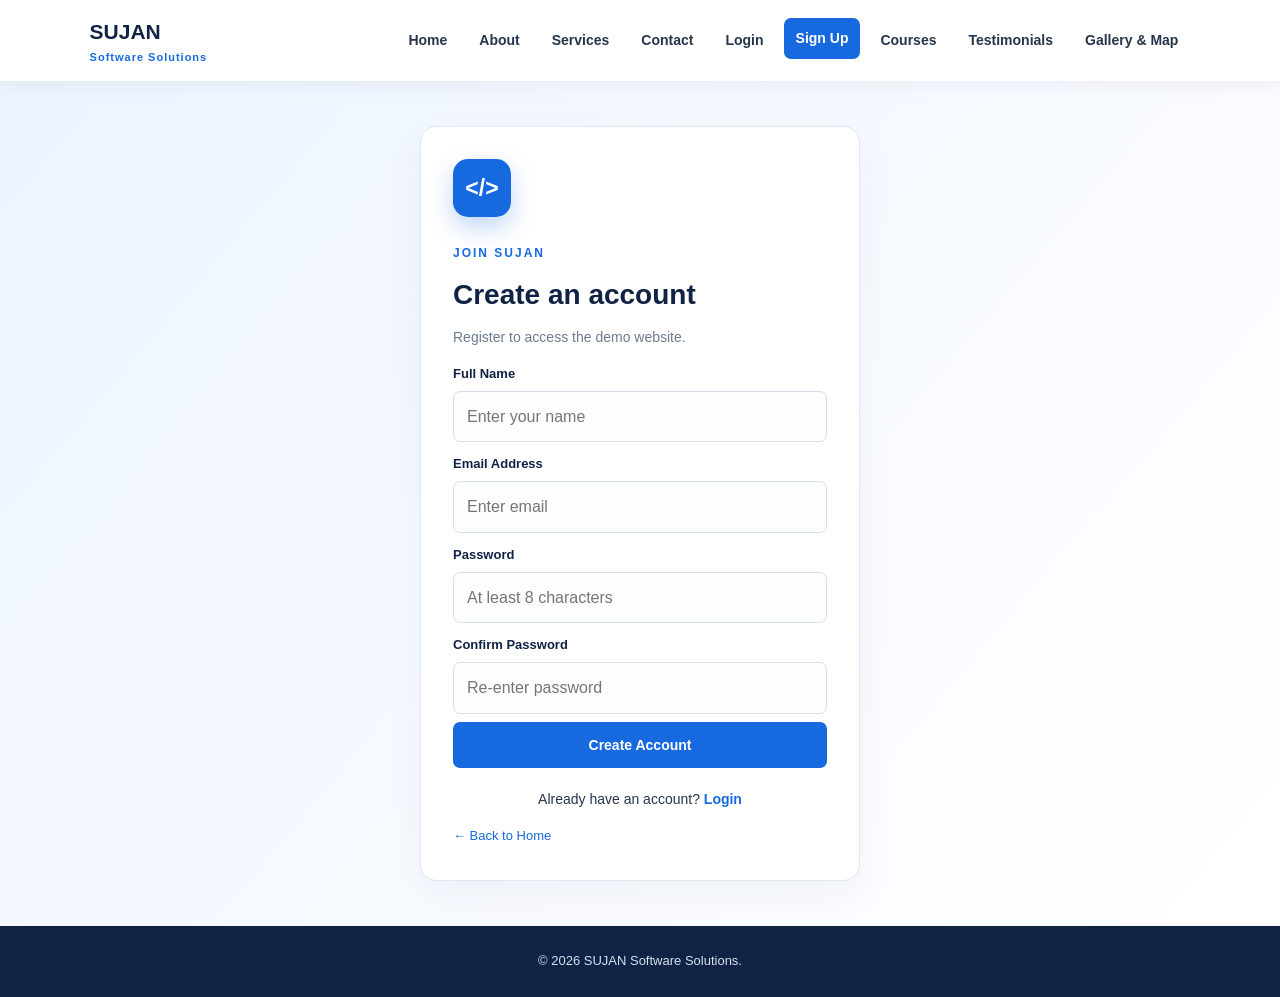
<file: signup.html>
<!DOCTYPE html>
<html lang="en">
<head>
    <meta charset="UTF-8">
    <meta name="viewport" content="width=device-width, initial-scale=1.0">
    <title>Sign Up | SUJAN</title>
    <link rel="stylesheet" href="css/style.css">
</head>
<body>
<header class="header">
    <a class="logo" href="index.html">SUJAN<span> Software Solutions</span></a>
    <button class="menu-toggle" onclick="toggleMenu()">☰</button>
    <nav class="nav" id="nav">
        <a href="index.html">Home</a>
        <a href="about.html">About</a>
        <a href="services.html">Services</a>
        <a href="contact.html">Contact</a>
        <a href="login.html">Login</a>
        <a class="nav-button active" href="signup.html">Sign Up</a>
        <a href="courses.html">Courses</a>
        <a href="testimonials.html">Testimonials</a>
        <a href="gallery.html">Gallery & Map</a>
    </nav>
</header>

<main class="auth-main">
    <form id="signupForm" class="auth-card">
        <div class="auth-logo">&lt;/&gt;</div>
        <span class="eyebrow">JOIN SUJAN</span>
        <h1>Create an account</h1>
        <p class="muted">Register to access the demo website.</p>

        <label for="signupName">Full Name</label>
        <input id="signupName" type="text" autocomplete="name"
               placeholder="Enter your name" required maxlength="100">

        <label for="signupEmail">Email Address</label>
        <input id="signupEmail" type="email" autocomplete="email"
               placeholder="Enter email" required maxlength="150">

        <label for="signupPassword">Password</label>
        <input id="signupPassword" type="password"
               autocomplete="new-password"
               placeholder="At least 8 characters" minlength="8" required>

        <label for="confirmPassword">Confirm Password</label>
        <input id="confirmPassword" type="password"
               autocomplete="new-password"
               placeholder="Re-enter password" minlength="8" required>

        <button class="btn btn-full" type="submit">Create Account</button>
        <p id="signupStatus" class="status" role="status"></p>

        <p class="auth-bottom">Already have an account?
            <a href="login.html">Login</a>
        </p>
        <a class="back-link" href="index.html">← Back to Home</a>
    </form>
</main>

<footer class="footer">
    <p>© 2026 SUJAN Software Solutions.</p>
</footer>
<script src="js/script.js"></script>
</body>
</html>
</file>
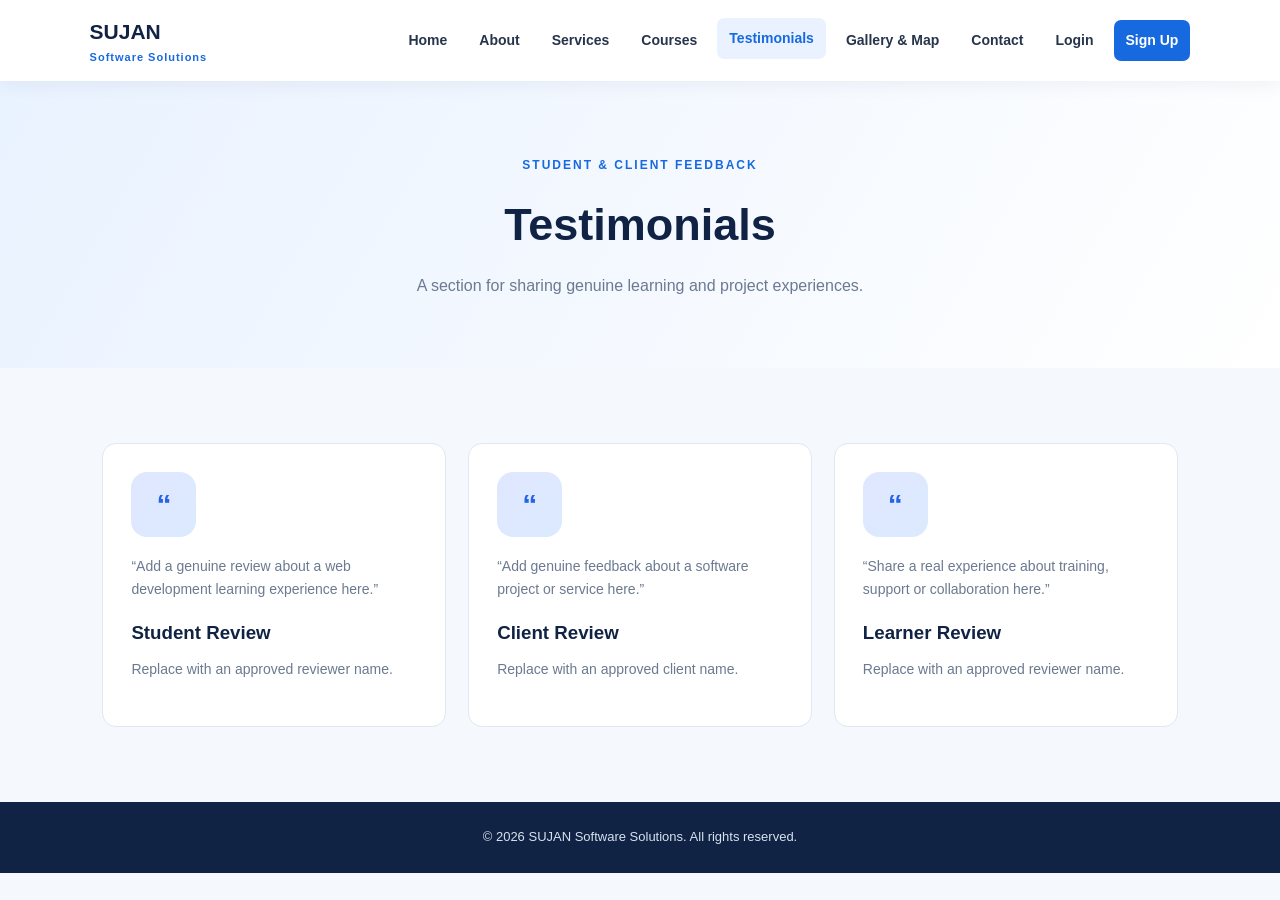
<file: testimonials.html>
<!DOCTYPE html>
<html lang="en">
<head>
    <meta charset="UTF-8">
    <meta name="viewport" content="width=device-width, initial-scale=1.0">
    <title>Testimonials | SUJAN</title>
    <link rel="stylesheet" href="css/style.css">
</head>
<body>
<header class="header">
    <a class="logo" href="index.html">SUJAN<span> Software Solutions</span></a>
    <button class="menu-toggle" onclick="toggleMenu()">☰</button>
    <nav class="nav" id="nav">
        <a href="index.html">Home</a>
        <a href="about.html">About</a>
        <a href="services.html">Services</a>
        <a href="courses.html">Courses</a>
        <a class="active" href="testimonials.html">Testimonials</a>
        <a href="gallery.html">Gallery & Map</a>
        <a href="contact.html">Contact</a>
        <a href="login.html">Login</a>
        <a class="nav-button" href="signup.html">Sign Up</a>
    </nav>
</header>

<main class="page-main">
    <section class="page-banner">
        <span class="eyebrow">STUDENT & CLIENT FEEDBACK</span>
        <h1>Testimonials</h1>
        <p>A section for sharing genuine learning and project experiences.</p>
    </section>

    <section class="section">
        <div class="cards">
            <article class="service-card">
                <div class="service-icon">“</div>
                <p>“Add a genuine review about a web development learning experience here.”</p>
                <h3>Student Review</h3>
                <p>Replace with an approved reviewer name.</p>
            </article>

            <article class="service-card">
                <div class="service-icon">“</div>
                <p>“Add genuine feedback about a software project or service here.”</p>
                <h3>Client Review</h3>
                <p>Replace with an approved client name.</p>
            </article>

            <article class="service-card">
                <div class="service-icon">“</div>
                <p>“Share a real experience about training, support or collaboration here.”</p>
                <h3>Learner Review</h3>
                <p>Replace with an approved reviewer name.</p>
            </article>
        </div>
    </section>
</main>

<footer class="footer">
    <p>© 2026 SUJAN Software Solutions. All rights reserved.</p>
</footer>
<script src="js/script.js"></script>
</body>
</html>
</file>
<file: css/style.css>
:root {
    --primary: #1769e0;
    --primary-dark: #104eb0;
    --navy: #102344;
    --text: #26354b;
    --muted: #6b7a90;
    --bg: #f5f8fd;
    --white: #ffffff;
    --border: #e0e7f0;
}

* {
    margin: 0;
    padding: 0;
    box-sizing: border-box;
}

html {
    scroll-behavior: smooth;
}

body {
    font-family: Arial, Helvetica, sans-serif;
    background: var(--bg);
    color: var(--text);
    line-height: 1.6;
}

a {
    color: var(--primary);
    text-decoration: none;
}

button,
input,
textarea {
    font: inherit;
}

button,
.btn {
    cursor: pointer;
}

.header {
    min-height: 76px;
    background: var(--white);
    padding: 15px 7%;
    display: flex;
    justify-content: space-between;
    align-items: center;
    gap: 20px;
    box-shadow: 0 3px 18px rgba(16, 35, 68, 0.06);
    position: sticky;
    top: 0;
    z-index: 100;
}

.logo {
    color: var(--navy);
    font-size: 21px;
    font-weight: 800;
    white-space: nowrap;
}

.logo span {
    display: block;
    font-size: 11px;
    font-weight: 600;
    letter-spacing: 1px;
    color: var(--primary);
}

.nav {
    display: flex;
    align-items: center;
    gap: 8px;
}

.nav a {
    display: inline-block;
    padding: 9px 12px;
    border-radius: 7px;
    color: var(--text);
    font-size: 14px;
    font-weight: 600;
    transition: background 0.25s, color 0.25s,
                transform 0.25s;
}

.nav a:hover,
.nav a.active {
    background: #eaf2ff;
    color: var(--primary);
    transform: translateY(-2px);
}

.nav a.nav-button {
    background: var(--primary);
    color: white;
}

.nav a.nav-button:hover {
    background: var(--primary-dark);
    color: white;
}

.menu-toggle {
    display: none;
    padding: 5px 10px;
    background: var(--primary);
    color: white;
    border: 0;
    border-radius: 6px;
    font-size: 22px;
}

.hero {
    min-height: 570px;
    padding: 80px 8%;
    display: grid;
    grid-template-columns: 1.2fr 0.8fr;
    align-items: center;
    gap: 55px;
    background:
        radial-gradient(circle at 85% 20%, #d7e7ff 0, transparent 32%),
        linear-gradient(120deg, #ffffff, #edf4ff);
}

.eyebrow {
    color: var(--primary);
    font-size: 12px;
    font-weight: 800;
    letter-spacing: 2px;
}

.hero h1 {
    color: var(--navy);
    font-size: clamp(35px, 4.5vw, 57px);
    line-height: 1.14;
    margin: 20px 0;
}

.hero h1 span {
    color: var(--primary);
}

.hero-content > p {
    color: var(--muted);
    max-width: 550px;
    font-size: 17px;
}

.hero-actions {
    display: flex;
    flex-wrap: wrap;
    gap: 14px;
    margin-top: 30px;
}

.btn {
    display: inline-block;
    padding: 12px 22px;
    border: 0;
    border-radius: 7px;
    background: var(--primary);
    color: white;
    font-size: 14px;
    font-weight: 700;
    text-align: center;
    transition: 0.25s;
}

.btn:hover {
    background: var(--primary-dark);
    transform: translateY(-2px);
    box-shadow: 0 6px 16px #1769e033;
}

.btn-outline {
    background: white;
    color: var(--primary);
    border: 1px solid var(--border);
}

.btn-outline:hover {
    background: #eaf2ff;
    color: var(--primary-dark);
}

.btn-full {
    width: 100%;
    margin-top: 8px;
}

.btn-small {
    padding: 8px 14px;
    font-size: 13px;
}

.hero-card {
    padding: 38px;
    border: 1px solid #ffffff;
    border-radius: 22px;
    background: linear-gradient(145deg, #ffffff, #e7f0ff);
    box-shadow: 0 25px 60px #10234416;
    text-align: center;
}

.code-icon,
.auth-logo {
    width: 82px;
    height: 82px;
    margin: 0 auto 20px;
    display: grid;
    place-items: center;
    border-radius: 22px;
    background: var(--primary);
    color: white;
    font-size: 32px;
    font-weight: 800;
    box-shadow: 0 10px 25px #1769e044;
}

.hero-card h2 {
    color: var(--navy);
    margin-bottom: 10px;
}

.hero-card > p {
    color: var(--muted);
    font-size: 14px;
}

.mini-stats {
    display: grid;
    grid-template-columns: repeat(3, 1fr);
    gap: 8px;
    margin-top: 30px;
    padding-top: 22px;
    border-top: 1px solid var(--border);
}

.mini-stats div {
    display: flex;
    flex-direction: column;
}

.mini-stats strong {
    color: var(--primary);
    font-size: 17px;
}

.mini-stats small {
    color: var(--muted);
    font-size: 11px;
}

.section {
    padding: 75px 8%;
}

.section-heading {
    text-align: center;
    max-width: 650px;
    margin: 0 auto 35px;
}

.section-heading h2,
.about-layout h2 {
    color: var(--navy);
    font-size: clamp(27px, 3vw, 36px);
    line-height: 1.25;
    margin: 12px 0;
}

.section-heading p,
.about-layout p {
    color: var(--muted);
}

.cards {
    display: grid;
    grid-template-columns: repeat(3, minmax(0, 1fr));
    gap: 22px;
}

.service-card {
    padding: 28px;
    background: white;
    border: 1px solid var(--border);
    border-radius: 14px;
    transition: transform 0.25s, box-shadow 0.25s;
}

.service-card:hover {
    transform: translateY(-7px);
    box-shadow: 0 16px 35px #10234412;
}

.service-icon {
    width: 48px;
    height: 48px;
    display: grid;
    place-items: center;
    margin-bottom: 18px;
    background: #eaf2ff;
    color: var(--primary);
    border-radius: 12px;
    font-size: 20px;
    font-weight: 800;
}

.service-card h3 {
    color: var(--navy);
    margin-bottom: 10px;
}

.service-card p {
    color: var(--muted);
    font-size: 14px;
    margin-bottom: 18px;
}

.service-card a {
    font-weight: 700;
    font-size: 14px;
}

.cta {
    padding: 55px 20px;
    margin: 0 8% 70px;
    border-radius: 20px;
    text-align: center;
    background: var(--navy);
    color: white;
}

.cta h2 {
    font-size: 30px;
    margin-bottom: 10px;
}

.cta p {
    color: #c5d3e8;
    margin-bottom: 22px;
}

.page-banner {
    padding: 70px 8%;
    text-align: center;
    background: linear-gradient(120deg, #e9f2ff, #ffffff);
}

.page-banner h1 {
    color: var(--navy);
    font-size: clamp(30px, 4vw, 45px);
    margin: 12px 0;
}

.page-banner p {
    color: var(--muted);
}

.about-layout {
    display: grid;
    grid-template-columns: 1.2fr 0.8fr;
    gap: 45px;
    align-items: center;
}

.about-layout > div > p {
    margin-top: 15px;
}

.about-box {
    background: white;
    padding: 38px;
    border: 1px solid var(--border);
    border-radius: 18px;
    text-align: center;
}

.about-box h3 {
    color: var(--navy);
    margin-bottom: 10px;
}

.about-box p {
    color: var(--muted);
}

.contact-layout {
    display: grid;
    grid-template-columns: 0.8fr 1.2fr;
    gap: 40px;
    align-items: start;
}

.contact-info h2 {
    color: var(--navy);
    font-size: 30px;
    line-height: 1.3;
    margin-bottom: 15px;
}

.contact-info > p {
    color: var(--muted);
    margin-bottom: 25px;
}

.info-card {
    padding: 18px;
    margin-bottom: 12px;
    border: 1px solid var(--border);
    border-radius: 10px;
    background: white;
}

.info-card strong {
    color: var(--navy);
}

.info-card p {
    color: var(--muted);
    font-size: 14px;
    margin-top: 4px;
}

.form-card,
.auth-card {
    padding: 32px;
    border: 1px solid var(--border);
    border-radius: 16px;
    background: white;
    box-shadow: 0 15px 40px #1023440b;
}

.form-card label,
.auth-card label {
    display: block;
    margin: 12px 0 6px;
    font-size: 13px;
    font-weight: 700;
    color: var(--navy);
}

.form-card input,
.form-card textarea,
.auth-card input {
    width: 100%;
    padding: 12px 13px;
    border: 1px solid #d6dfeb;
    border-radius: 7px;
    background: #fcfdff;
    color: var(--text);
    outline: none;
}

.form-card textarea {
    min-height: 130px;
    resize: vertical;
}

.form-card input:focus,
.form-card textarea:focus,
.auth-card input:focus {
    border-color: var(--primary);
    box-shadow: 0 0 0 3px #1769e015;
}

.form-card .btn {
    width: 100%;
    margin-top: 18px;
}

.auth-main {
    min-height: 78vh;
    padding: 45px 18px;
    display: flex;
    justify-content: center;
    align-items: center;
    background: linear-gradient(130deg, #edf4ff, #ffffff);
}

.auth-card {
    width: 100%;
    max-width: 440px;
}

.auth-logo {
    width: 58px;
    height: 58px;
    font-size: 23px;
    border-radius: 15px;
    margin-left: 0;
    margin-bottom: 22px;
}

.auth-card h1 {
    color: var(--navy);
    font-size: 28px;
    margin: 8px 0;
}

.muted {
    color: var(--muted);
    font-size: 14px;
}

.auth-card .muted {
    margin-bottom: 16px;
}

.auth-bottom {
    text-align: center;
    margin-top: 20px;
    font-size: 14px;
}

.auth-bottom a {
    font-weight: 700;
}

.back-link {
    display: inline-block;
    margin-top: 16px;
    font-size: 13px;
}

.status {
    margin-top: 12px;
    font-size: 13px;
    overflow-wrap: anywhere;
}

.status.error {
    color: #c62828;
}

.status.success {
    color: #167647;
}

.footer {
    padding: 25px 8%;
    background: var(--navy);
    color: #d7e1f0;
    text-align: center;
    font-size: 13px;
}

.footer p + p {
    margin-top: 5px;
    color: #9fb4d2;
}

.admin-actions {
    display: flex;
    align-items: center;
    gap: 15px;
    font-size: 13px;
}

.dashboard {
    max-width: 1200px;
    margin: auto;
    padding: 45px 5%;
}

.dashboard-heading {
    display: flex;
    justify-content: space-between;
    align-items: center;
    gap: 20px;
    margin-bottom: 28px;
}

.dashboard-heading h1 {
    color: var(--navy);
    font-size: 32px;
}

.dashboard-stats {
    display: grid;
    grid-template-columns: repeat(3, 1fr);
    gap: 18px;
    margin-bottom: 28px;
}

.stat-card {
    padding: 24px;
    background: white;
    border: 1px solid var(--border);
    border-radius: 12px;
}

.stat-card span {
    color: var(--muted);
    font-size: 13px;
}

.stat-card strong {
    display: block;
    color: var(--primary);
    font-size: 29px;
    margin-top: 8px;
}

.stat-card .role-text {
    font-size: 20px;
}

.dashboard-panel {
    margin-bottom: 25px;
    padding: 25px;
    border: 1px solid var(--border);
    border-radius: 12px;
    background: white;
}

.panel-heading {
    margin-bottom: 18px;
}

.panel-heading h2 {
    color: var(--navy);
    font-size: 20px;
}

.table-scroll {
    overflow-x: auto;
}

table {
    width: 100%;
    border-collapse: collapse;
    font-size: 14px;
}

th,
td {
    padding: 14px 12px;
    border-bottom: 1px solid var(--border);
    text-align: left;
}

th {
    background: #f5f8fd;
    color: var(--navy);
}

.delete-btn {
    padding: 6px 10px;
    border: 0;
    border-radius: 5px;
    color: #b42318;
    background: #fff0ef;
    cursor: pointer;
}

.delete-btn:hover {
    background: #ffe0dd;
}

.enquiries-list {
    display: grid;
    gap: 14px;
}

.enquiry-card {
    padding: 18px;
    border: 1px solid var(--border);
    border-radius: 9px;
    overflow-wrap: anywhere;
}

.enquiry-card h3 {
    color: var(--navy);
    font-size: 16px;
}

.enquiry-card p {
    color: var(--muted);
    font-size: 14px;
    margin-top: 6px;
    white-space: pre-wrap;
}

.enquiry-card .delete-btn {
    margin-top: 12px;
}

.demo-warning {
    padding: 15px;
    border-radius: 8px;
    background: #fff4d8;
    color: #76520b;
    font-size: 13px;
}

@media (max-width: 900px) {
    .header {
        flex-wrap: wrap;
    }

    .menu-toggle {
        display: block;
    }

    .nav {
        display: none;
        width: 100%;
        flex-direction: column;
        align-items: stretch;
        gap: 5px;
    }

    .nav.open {
        display: flex;
    }

    .nav a {
        padding: 11px 14px;
    }

    .hero,
    .about-layout,
    .contact-layout {
        grid-template-columns: 1fr;
    }

    .hero {
        gap: 35px;
        padding: 55px 7%;
    }

    .cards {
        grid-template-columns: repeat(2, minmax(0, 1fr));
    }
}

@media (max-width: 600px) {
    .logo {
        font-size: 18px;
    }

    .hero h1 {
        font-size: 37px;
    }

    .hero-card,
    .form-card,
    .auth-card,
    .about-box {
        padding: 24px;
    }

    .section {
        padding: 55px 6%;
    }

    .cards,
    .dashboard-stats {
        grid-template-columns: 1fr;
    }

    .cta {
        margin: 0 6% 45px;
        padding: 40px 20px;
    }

    .dashboard-heading {
        flex-direction: column;
        align-items: flex-start;
    }

    .admin-actions {
        flex-wrap: wrap;
    }
}

/* Gallery */

.gallery-grid {
    display: grid;
    grid-template-columns: repeat(3, minmax(0, 1fr));
    gap: 22px;
}

.gallery-item {
    overflow: hidden;
    border: 1px solid var(--border);
    border-radius: 14px;
    background: white;
    box-shadow: 0 8px 24px #1023440b;
    transition: transform 0.25s, box-shadow 0.25s;
}

.gallery-item:hover {
    transform: translateY(-6px);
    box-shadow: 0 15px 30px #10234418;
}

.gallery-item img {
    display: block;
    width: 100%;
    height: 230px;
    object-fit: cover;
    transition: transform 0.4s;
}

.gallery-item:hover img {
    transform: scale(1.04);
}

.gallery-item figcaption {
    padding: 16px;
    color: var(--navy);
    font-weight: 700;
}

.location-section {
    padding-top: 20px;
}

.map-card {
    width: 100%;
    overflow: hidden;
    border: 1px solid var(--border);
    border-radius: 16px;
    background: white;
    box-shadow: 0 12px 35px #10234412;
}

.map-card iframe {
    display: block;
    width: 100%;
    height: 400px;
    border: 0;
}

.map-note {
    margin-top: 12px;
    text-align: center;
    color: var(--muted);
    font-size: 13px;
}

.location-actions {
    display: flex;
    justify-content: center;
    flex-wrap: wrap;
    gap: 12px;
    margin-top: 22px;
}

@media (max-width: 900px) {
    .gallery-grid {
        grid-template-columns: repeat(2, minmax(0, 1fr));
    }
}

@media (max-width: 600px) {
    .gallery-grid {
        grid-template-columns: 1fr;
    }

    .gallery-item img {
        height: 240px;
    }

    .map-card iframe {
        height: 320px;
    }
}


.service-icon {
    width: 65px;
    height: 65px;
    display: flex;
    align-items: center;
    justify-content: center;
    border-radius: 16px;
    background: linear-gradient(135deg, #e0e7ff, #dbeafe);
    color: #2563eb;
    font-size: 30px;
    margin-bottom: 18px;
    transition: 0.3s ease;
}

.service-card:hover .service-icon {
    transform: translateY(-4px) scale(1.05);
}

.course-tools {
    display: flex;
    gap: 15px;
    margin: 25px 0 12px;
    flex-wrap: wrap;
}

.course-tools input,
.course-tools select {
    flex: 1;
    min-width: 220px;
    padding: 13px 15px;
    border: 1px solid #d1d5db;
    border-radius: 10px;
    font-size: 16px;
    outline: none;
}

.course-tools input:focus,
.course-tools select:focus {
    border-color: #2563eb;
}

#courseCount {
    margin-bottom: 20px;
    color: #64748b;
}

.form-group {
    margin-bottom: 18px;
}

.form-group label {
    display: block;
    margin-bottom: 7px;
    font-weight: 600;
}

.form-group input,
.form-group select,
.form-group textarea {
    width: 100%;
    padding: 12px 14px;
    border: 1px solid #d1d5db;
    border-radius: 8px;
    font-size: 15px;
    box-sizing: border-box;
}

.form-group input:focus,
.form-group select:focus,
.form-group textarea:focus {
    outline: none;
    border-color: #2563eb;
}
.icon-web {
    color: #2563eb;
    background: #dbeafe;
}

.icon-software {
    color: #059669;
    background: #d1fae5;
}

.icon-design {
    color: #7c3aed;
    background: #ede9fe;
}
.service-image {
    display: block;
    width: 100%;
    max-width: 280px;
    height: 200px;
    object-fit: contain;
    margin: 0 auto 20px;
    transition: transform 0.3s ease;
}

.service-card:hover .service-image {
    transform: translateY(-5px);
}
.hero-code-icon {
    width: 90px;
    height: 90px;
    display: flex;
    align-items: center;
    justify-content: center;
    gap: 2px;
    margin: 0 auto 20px;
    border-radius: 24px;
    background: linear-gradient(135deg, #2563eb, #7c3aed);
    color: white;
    font-size: 60px;
    font-weight: 800;
    box-shadow: 0 10px 30px rgba(37, 99, 235, 0.3);
    transition: transform 0.3s ease, box-shadow 0.3s ease;
}

.hero-code-icon:hover {
    transform: translateY(-5px) rotate(-3deg);
    box-shadow: 0 15px 35px rgba(37, 99, 235, 0.45);
}

.hero-code-icon span:nth-child(2) {
    color: #facc15;
}
</file>
